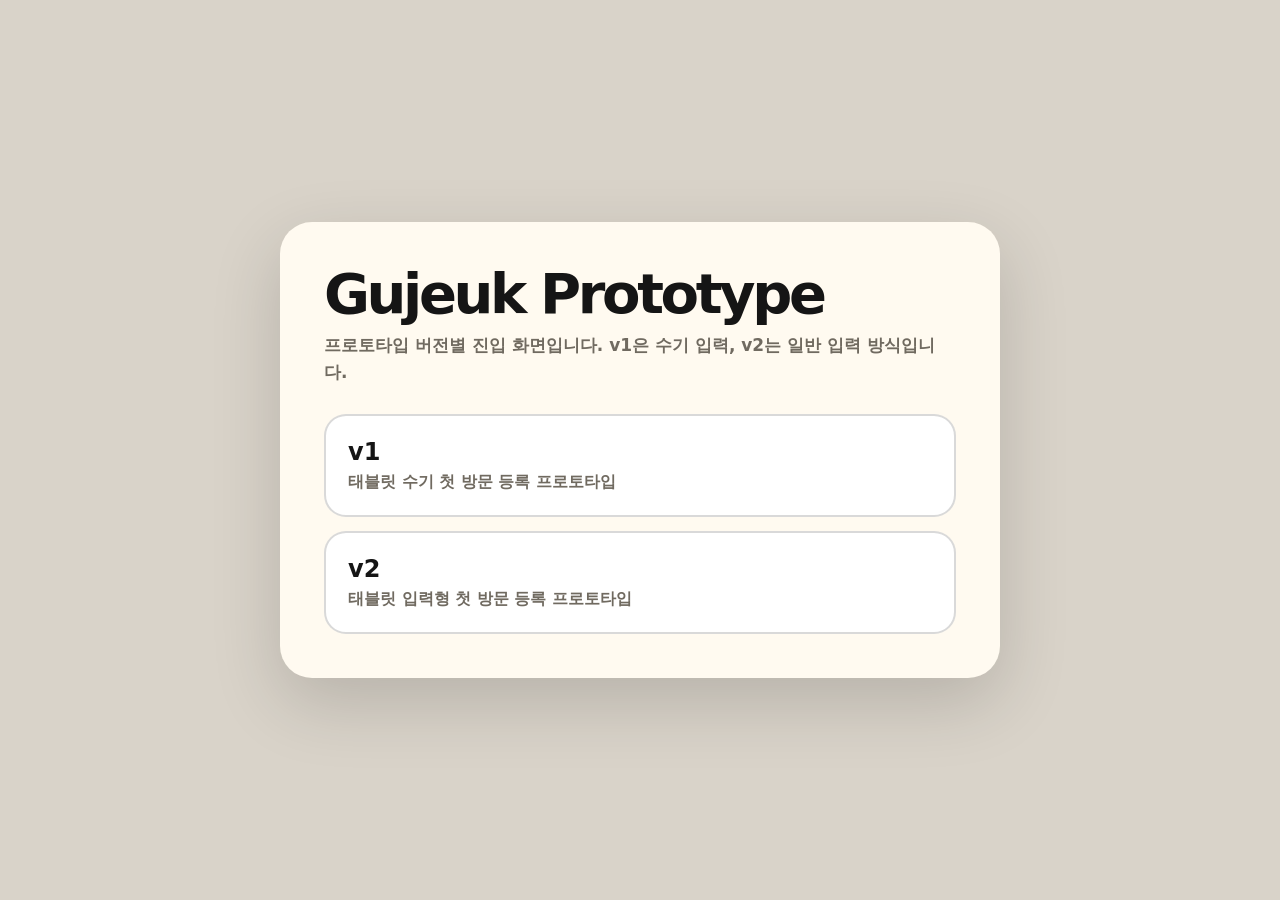
<file: index.html>
<!doctype html>
<html lang="ko">
  <head>
    <meta charset="UTF-8" />
    <meta name="viewport" content="width=device-width, initial-scale=1.0" />
    <title>Gujeuk Prototype Versions</title>
    <style>
      :root {
        --ink: #151515;
        --muted: #706a60;
        --paper: #fffaf0;
        --primary: #176b5d;
        --border: rgba(21, 21, 21, 0.16);
      }

      * {
        box-sizing: border-box;
      }

      body {
        min-width: 320px;
        min-height: 100vh;
        margin: 0;
        display: grid;
        place-items: center;
        padding: 24px;
        color: var(--ink);
        font-family:
          "Apple SD Gothic Neo",
          "Noto Sans KR",
          system-ui,
          -apple-system,
          sans-serif;
        background: #d9d3c9;
      }

      main {
        width: min(720px, 100%);
        padding: clamp(24px, 5vw, 44px);
        border-radius: 32px;
        background: var(--paper);
        box-shadow: 0 24px 70px rgba(0, 0, 0, 0.16);
      }

      h1 {
        margin: 0 0 10px;
        font-size: clamp(34px, 6vw, 56px);
        line-height: 1;
        letter-spacing: -0.06em;
      }

      p {
        margin: 0 0 28px;
        color: var(--muted);
        font-size: 17px;
        font-weight: 700;
        line-height: 1.6;
      }

      .versions {
        display: grid;
        gap: 14px;
      }

      a,
      .placeholder {
        display: block;
        padding: 22px;
        border: 2px solid var(--border);
        border-radius: 22px;
        text-decoration: none;
        background: #ffffff;
      }

      a {
        color: var(--ink);
      }

      a:hover {
        border-color: var(--primary);
      }

      strong,
      span {
        display: block;
      }

      strong {
        margin-bottom: 6px;
        font-size: 24px;
      }

      span {
        color: var(--muted);
        font-weight: 700;
      }
    </style>
  </head>
  <body>
    <main>
      <h1>Gujeuk Prototype</h1>
      <p>프로토타입 버전별 진입 화면입니다. v1은 수기 입력, v2는 일반 입력 방식입니다.</p>

      <section class="versions" aria-label="프로토타입 버전 목록">
        <a href="./v1/">
          <strong>v1</strong>
          <span>태블릿 수기 첫 방문 등록 프로토타입</span>
        </a>
        <a href="./v2/">
          <strong>v2</strong>
          <span>태블릿 입력형 첫 방문 등록 프로토타입</span>
        </a>
      </section>
    </main>
  </body>
</html>
</file>
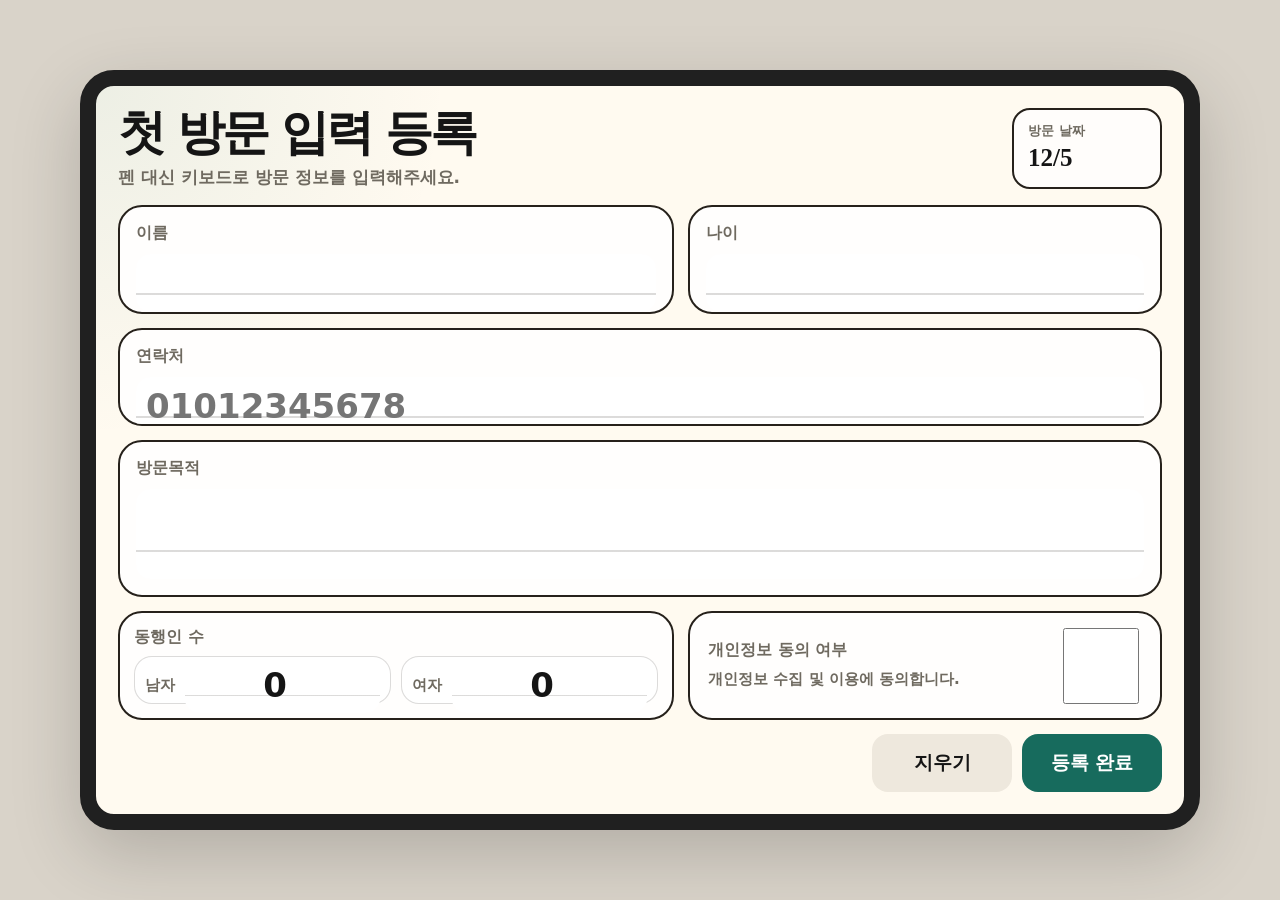
<file: v2/index.html>
<!doctype html>
<html lang="ko">
  <head>
    <meta charset="UTF-8" />
    <meta name="viewport" content="width=device-width, initial-scale=1.0" />
    <title>첫 방문 입력 등록</title>
    <link rel="stylesheet" href="./styles.css" />
  </head>
  <body>
    <main class="tablet">
      <section class="panel" aria-label="첫 방문 입력 등록">
        <header class="panel-header">
          <div>
            <h1>첫 방문 입력 등록</h1>
            <p>펜 대신 키보드로 방문 정보를 입력해주세요.</p>
          </div>

          <div class="auto-meta" aria-label="자동 입력 정보">
            <span>방문 날짜</span>
            <strong id="dateText">-</strong>
          </div>
        </header>

        <form class="input-board" id="visitForm" autocomplete="on">
          <label class="field-card field-name">
            <span>이름</span>
            <input name="name" type="text" maxlength="30" autocomplete="name" required />
          </label>

          <label class="field-card field-age">
            <span>나이</span>
            <input name="age" type="number" min="0" max="130" inputmode="numeric" required />
          </label>

          <label class="field-card field-contact">
            <span>연락처</span>
            <input name="contact" type="tel" inputmode="tel" maxlength="13" autocomplete="tel" placeholder="01012345678" required />
          </label>

          <label class="field-card field-purpose">
            <span>방문목적</span>
            <textarea name="purpose" rows="4" required></textarea>
          </label>

          <section class="companion-card" aria-label="동행인 수">
            <span class="section-label">동행인 수</span>
            <div class="companion-grid">
              <label>
                남자
                <input name="maleCount" type="number" min="0" max="99" inputmode="numeric" value="0" required />
              </label>
              <label>
                여자
                <input name="femaleCount" type="number" min="0" max="99" inputmode="numeric" value="0" required />
              </label>
            </div>
          </section>

          <label class="privacy-card">
            <span>
              <strong>개인정보 동의 여부</strong>
              <small>개인정보 수집 및 이용에 동의합니다.</small>
            </span>
            <input name="privacyAgreed" type="checkbox" required />
          </label>

          <footer class="form-actions">
            <button class="action secondary" type="reset">지우기</button>
            <button class="action primary" type="submit">등록 완료</button>
          </footer>
        </form>
      </section>
    </main>

    <section class="complete" id="completeLayer" aria-live="polite" aria-hidden="true">
      <div class="complete-card">
        <strong>등록되었습니다.</strong>
        <span id="savedAtText">-</span>
        <button class="action primary" type="button" id="nextButton">다음 작성</button>
      </div>
    </section>

    <script src="./app.js" defer></script>
  </body>
</html>
</file>
<file: v2/styles.css>
:root {
  --ink: #151515;
  --muted: #6f6a60;
  --paper: #fffaf0;
  --field: #fffefd;
  --line: #26211b;
  --soft-line: rgba(38, 33, 27, 0.16);
  --frame: #202020;
  --primary: #176b5d;
  --secondary: #eee8dd;
  --shadow: 0 24px 70px rgba(0, 0, 0, 0.18);
}

* {
  box-sizing: border-box;
}

html,
body {
  min-width: 320px;
  min-height: 100%;
  margin: 0;
  overscroll-behavior: none;
}

body {
  color: var(--ink);
  font-family:
    "Apple SD Gothic Neo",
    "Noto Sans KR",
    system-ui,
    -apple-system,
    sans-serif;
  background: #d9d3c9;
}

button,
input,
textarea {
  font: inherit;
}

.tablet {
  display: grid;
  min-height: 100vh;
  padding: 16px;
  place-items: center;
}

.panel {
  width: min(1120px, 100%);
  height: min(760px, calc(100vh - 32px));
  display: grid;
  grid-template-rows: auto 1fr;
  gap: 16px;
  padding: 22px;
  border: 16px solid var(--frame);
  border-radius: 34px;
  background:
    radial-gradient(circle at top left, rgba(23, 107, 93, 0.08), transparent 22rem),
    var(--paper);
  box-shadow: var(--shadow);
}

.panel-header {
  display: flex;
  align-items: stretch;
  justify-content: space-between;
  gap: 18px;
}

.panel-header h1,
.panel-header p {
  margin: 0;
}

.panel-header h1 {
  font-size: clamp(30px, 4vw, 48px);
  line-height: 1;
  letter-spacing: -0.06em;
}

.panel-header p {
  margin-top: 10px;
  color: var(--muted);
  font-size: 17px;
  font-weight: 800;
}

.auto-meta {
  min-width: 150px;
  padding: 12px 14px;
  border: 2px solid var(--line);
  border-radius: 18px;
  background: rgba(255, 255, 255, 0.72);
}

.auto-meta span,
.auto-meta strong {
  display: block;
}

.auto-meta span {
  color: var(--muted);
  font-size: 13px;
  font-weight: 900;
}

.auto-meta strong {
  margin-top: 5px;
  font-family: "Times New Roman", serif;
  font-size: 25px;
  line-height: 1;
}

.input-board {
  display: grid;
  min-height: 0;
  grid-template-columns: 1.08fr 0.92fr;
  grid-template-rows: 1fr 0.9fr 1.45fr 1fr auto;
  gap: 14px;
}

.field-card,
.companion-card,
.privacy-card {
  position: relative;
  overflow: hidden;
  border: 2px solid var(--line);
  border-radius: 24px;
  background: var(--field);
}

.field-card {
  display: grid;
  grid-template-rows: auto 1fr;
  gap: 10px;
  padding: 16px;
}

.field-card span,
.section-label,
.privacy-card strong {
  color: var(--muted);
  font-size: 16px;
  font-weight: 900;
}

.field-card input,
.field-card textarea,
.companion-card input {
  width: 100%;
  min-width: 0;
  border: 0;
  outline: none;
  color: var(--ink);
  background:
    linear-gradient(to bottom, transparent 0 68%, var(--soft-line) 68% 70%, transparent 70%),
    #ffffff;
}

.field-card input,
.companion-card input {
  min-height: 58px;
  padding: 8px 10px;
  border-radius: 14px;
  font-size: clamp(24px, 3.2vw, 34px);
  font-weight: 800;
}

.field-card textarea {
  min-height: 100%;
  resize: none;
  padding: 10px;
  border-radius: 14px;
  font-size: clamp(22px, 2.7vw, 30px);
  font-weight: 800;
}

.field-card input:focus,
.field-card textarea:focus,
.companion-card input:focus {
  box-shadow: 0 0 0 4px rgba(23, 107, 93, 0.14);
}

.field-name {
  grid-column: 1 / 2;
  grid-row: 1 / 2;
}

.field-age {
  grid-column: 2 / 3;
  grid-row: 1 / 2;
}

.field-contact {
  grid-column: 1 / 3;
  grid-row: 2 / 3;
}

.field-purpose {
  grid-column: 1 / 3;
  grid-row: 3 / 4;
}

.companion-card {
  grid-column: 1 / 2;
  grid-row: 4 / 5;
  display: flex;
  min-height: 0;
  flex-direction: column;
  padding: 14px;
}

.section-label {
  flex: 0 0 auto;
  margin-bottom: 8px;
}

.companion-grid {
  display: grid;
  flex: 1;
  min-height: 0;
  grid-template-columns: 1fr 1fr;
  gap: 10px;
}

.companion-grid label {
  display: grid;
  min-height: 0;
  grid-template-columns: auto 1fr;
  align-items: center;
  gap: 10px;
  padding: 6px 10px;
  color: var(--muted);
  border: 1.5px solid var(--soft-line);
  border-radius: 18px;
  background: #ffffff;
  font-size: 15px;
  font-weight: 900;
}

.companion-card input {
  min-height: 44px;
  text-align: center;
}

.privacy-card {
  grid-column: 2 / 3;
  grid-row: 4 / 5;
  display: flex;
  align-items: center;
  justify-content: space-between;
  gap: 16px;
  padding: 18px;
}

.privacy-card strong,
.privacy-card small {
  display: block;
}

.privacy-card small {
  margin-top: 8px;
  color: var(--muted);
  font-size: 15px;
  font-weight: 700;
  line-height: 1.45;
}

.privacy-card input {
  flex: 0 0 76px;
  width: 76px;
  height: 76px;
  accent-color: var(--primary);
}

.form-actions {
  grid-column: 1 / 3;
  display: flex;
  justify-content: flex-end;
  gap: 10px;
}

.action {
  min-width: 140px;
  min-height: 58px;
  border: 0;
  border-radius: 16px;
  cursor: pointer;
  font-size: 19px;
  font-weight: 900;
}

.action.primary {
  color: #ffffff;
  background: var(--primary);
}

.action.secondary {
  color: var(--ink);
  background: var(--secondary);
}

.complete {
  position: fixed;
  inset: 0;
  display: none;
  place-items: center;
  padding: 24px;
  background: rgba(0, 0, 0, 0.35);
}

.complete.open {
  display: grid;
}

.complete-card {
  width: min(420px, 100%);
  padding: 28px;
  text-align: center;
  border-radius: 22px;
  background: #ffffff;
  box-shadow: var(--shadow);
}

.complete-card strong,
.complete-card span {
  display: block;
}

.complete-card strong {
  font-size: 26px;
}

.complete-card span {
  margin: 10px 0 22px;
  color: var(--muted);
}

.complete-card .action {
  width: 100%;
}

@media (max-width: 560px) {
  .tablet {
    padding: 0;
  }

  .panel {
    min-height: 100vh;
    padding: 14px;
    border: 0;
    border-radius: 0;
  }

  .auto-meta,
  .input-board {
    grid-template-columns: 1fr;
  }

  .input-board {
    grid-template-rows: 132px 132px 132px 220px 168px 168px auto;
  }

  .field-name,
  .field-age,
  .field-contact,
  .field-purpose,
  .companion-card,
  .privacy-card,
  .form-actions {
    grid-column: 1 / 2;
  }

  .field-name {
    grid-row: 1 / 2;
  }

  .field-age {
    grid-row: 2 / 3;
  }

  .field-contact {
    grid-row: 3 / 4;
  }

  .field-purpose {
    grid-row: 4 / 5;
  }

  .companion-card {
    grid-row: 5 / 6;
  }

  .privacy-card {
    grid-row: 6 / 7;
  }

  .form-actions {
    grid-row: 7 / 8;
  }
}
</file>
